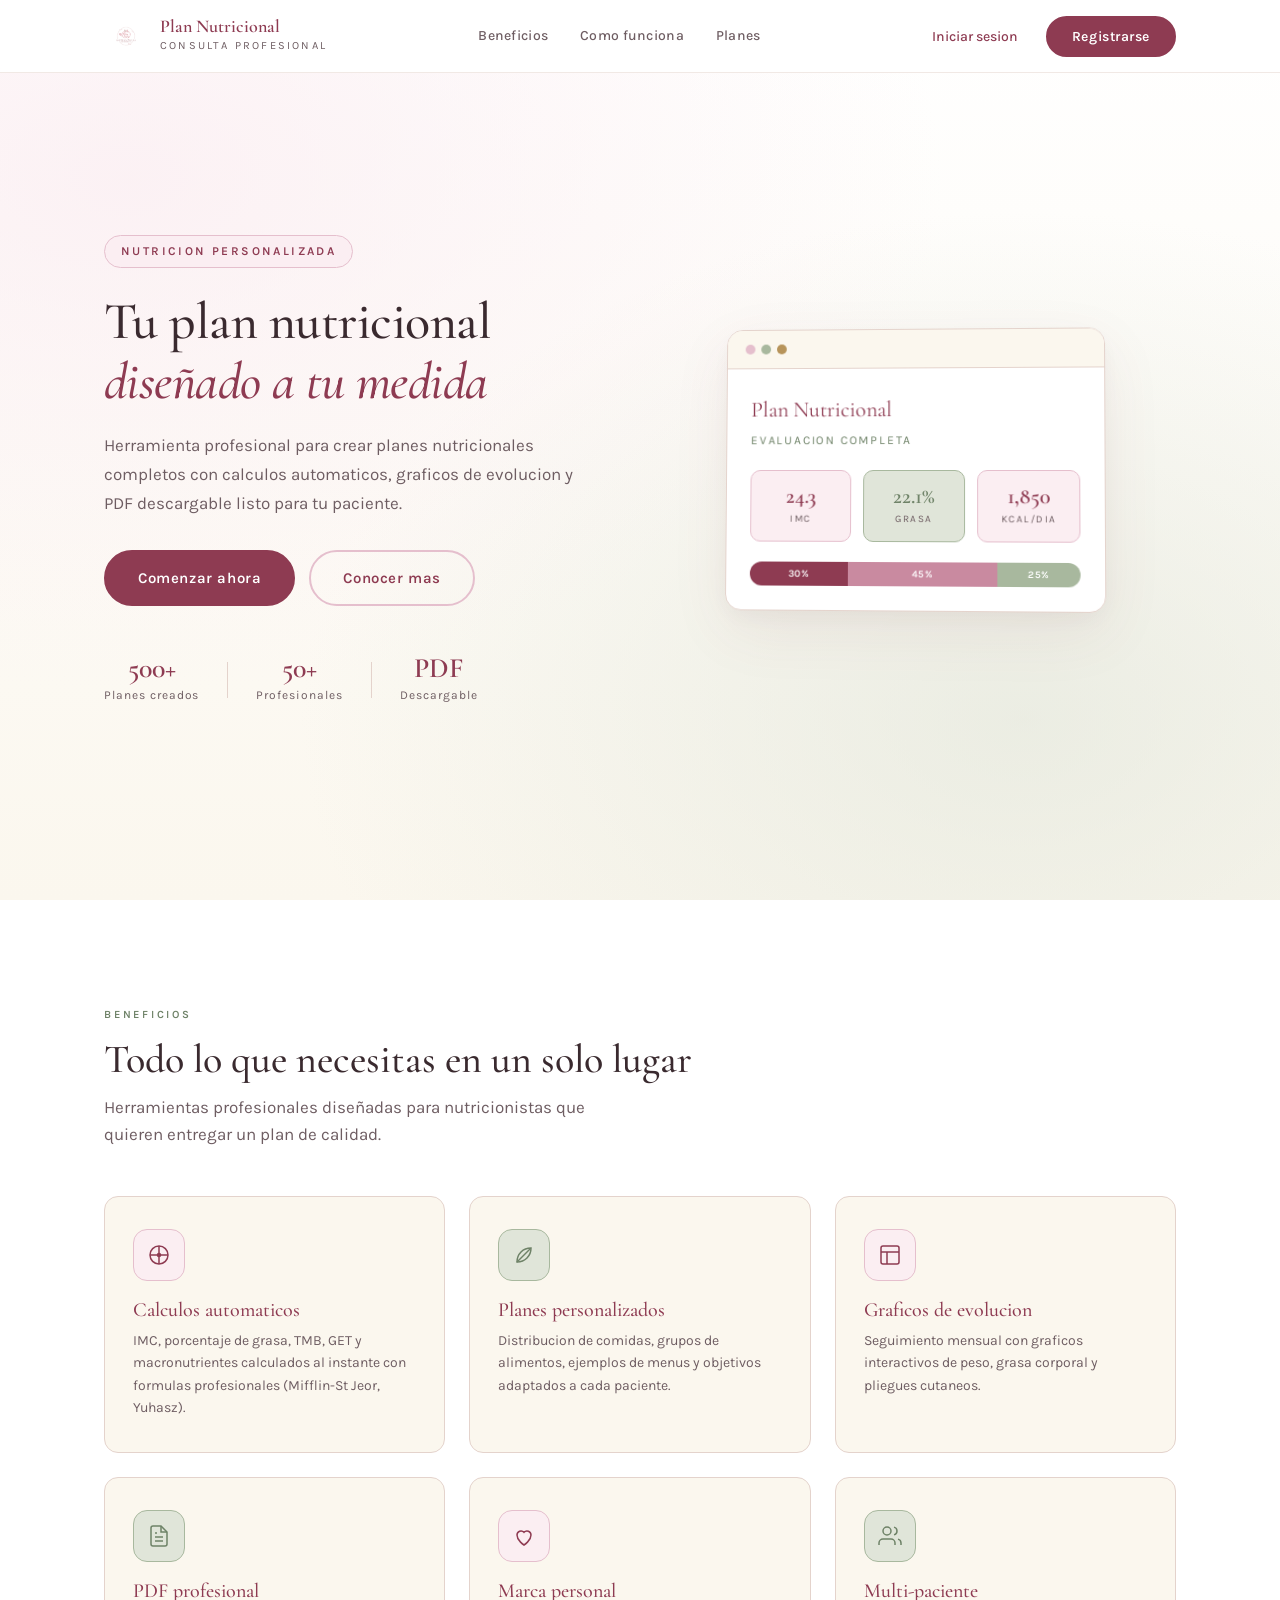
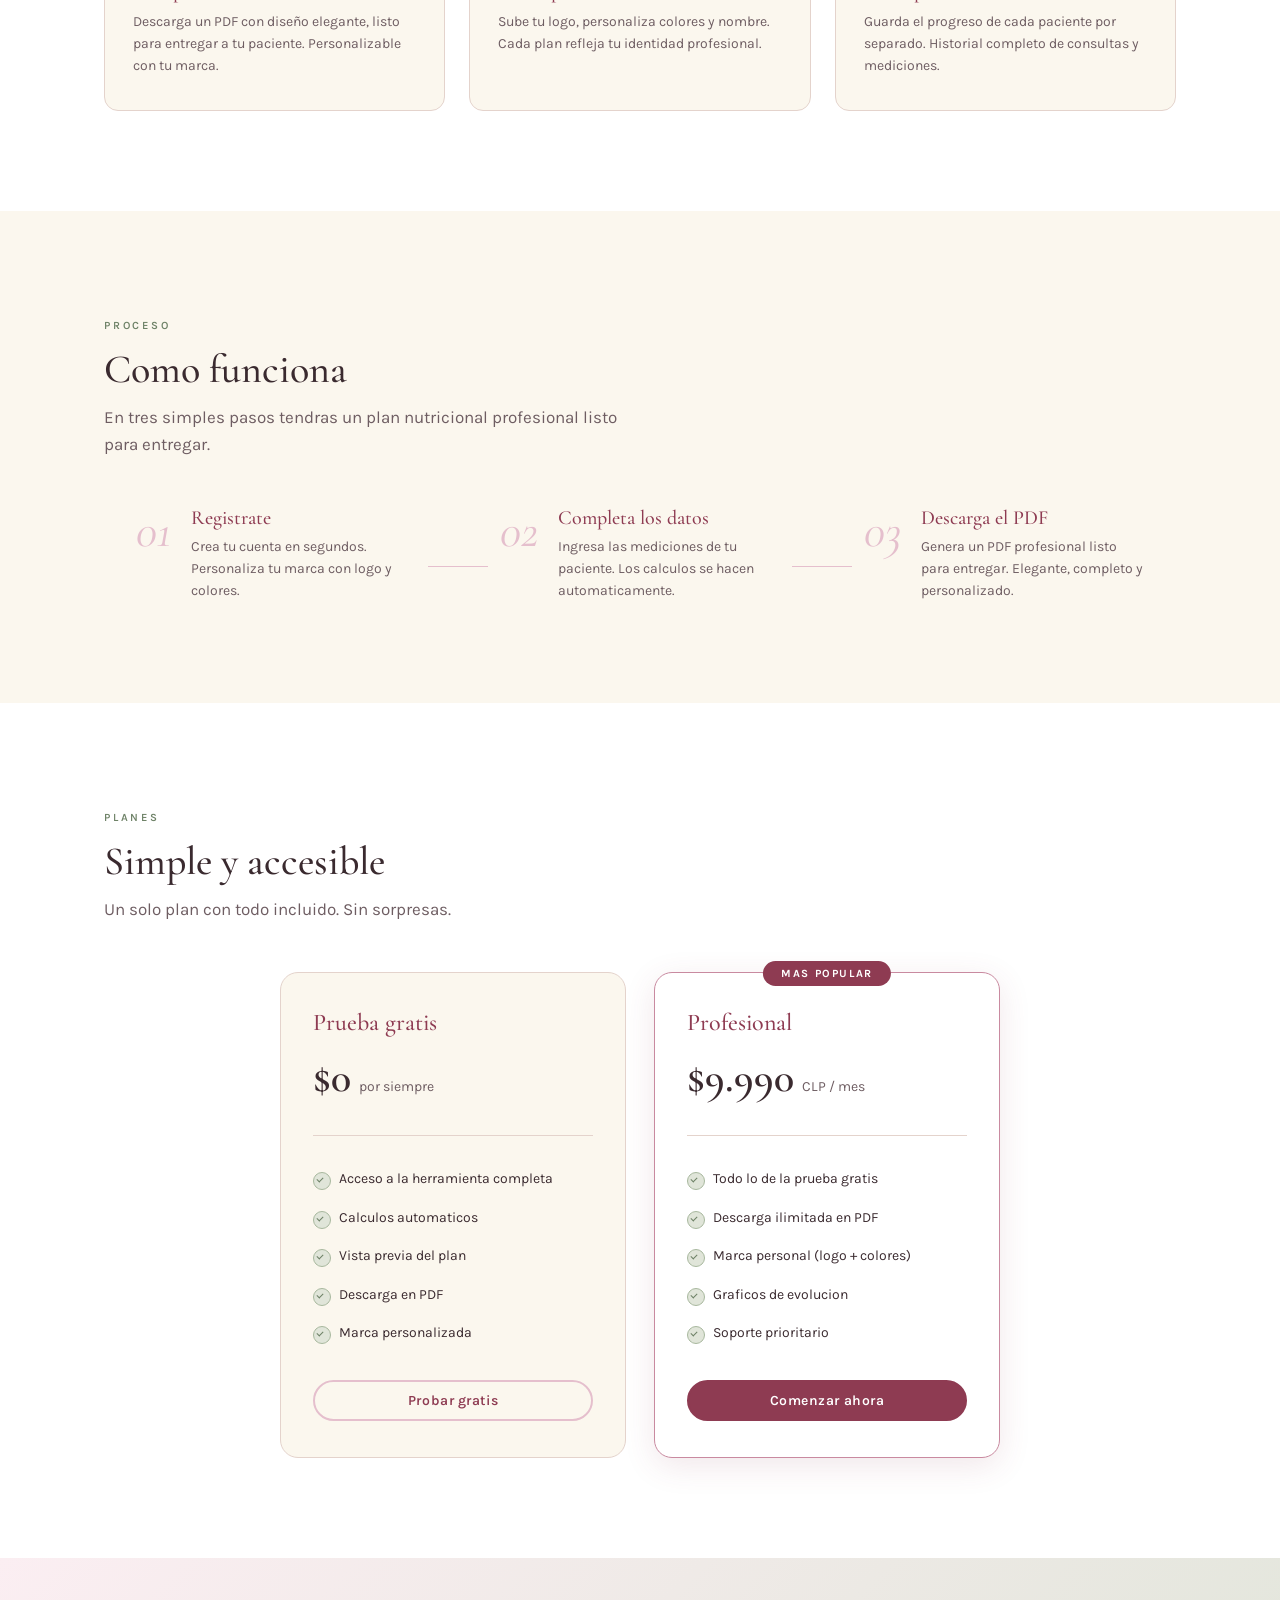
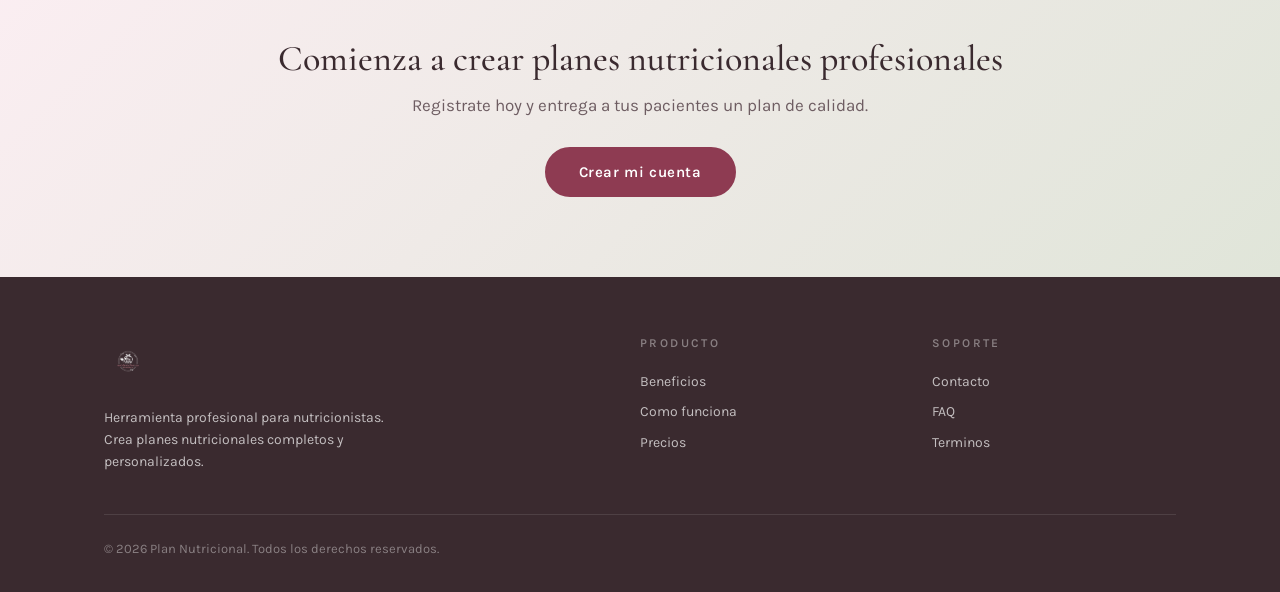
<file: index.html>
<!DOCTYPE html>
<html lang="es">
<head>
<meta charset="UTF-8">
<meta name="viewport" content="width=device-width, initial-scale=1.0">
<title>Plan Nutricional · Consulta Profesional</title>
<link href="https://fonts.googleapis.com/css2?family=Cormorant+Garamond:ital,wght@0,400;0,500;0,600;1,400;1,500&family=Karla:wght@400;500;600;700&display=swap" rel="stylesheet">
<link rel="stylesheet" href="landing.css">
</head>
<body>

<!-- ========== NAVIGATION ========== -->
<nav class="nav" id="nav">
  <div class="nav-inner">
    <a href="#" class="nav-brand">
      <img src="assets/logo-angelica.png" alt="Logo" class="nav-logo">
      <div class="nav-brand-text">
        <span class="nav-name">Plan Nutricional</span>
        <span class="nav-sub">Consulta profesional</span>
      </div>
    </a>
    <div class="nav-links">
      <a href="#features">Beneficios</a>
      <a href="#how">Como funciona</a>
      <a href="#pricing">Planes</a>
    </div>
    <div class="nav-actions">
      <button class="btn-ghost" id="btn-login">Iniciar sesion</button>
      <button class="btn-primary" id="btn-register">Registrarse</button>
    </div>
    <button class="nav-mobile-toggle" id="mobile-toggle" type="button" aria-label="Menu">
      <span></span><span></span><span></span>
    </button>
  </div>
</nav>

<!-- Mobile menu -->
<div class="mobile-menu" id="mobile-menu">
  <a href="#features">Beneficios</a>
  <a href="#how">Como funciona</a>
  <a href="#pricing">Planes</a>
  <hr>
  <button class="btn-ghost" id="btn-login-mobile">Iniciar sesion</button>
  <button class="btn-primary" id="btn-register-mobile">Registrarse</button>
</div>

<!-- ========== HERO ========== -->
<section class="hero">
  <div class="hero-bg"></div>
  <div class="hero-content">
    <span class="hero-badge">Nutricion personalizada</span>
    <h1>Tu plan nutricional<br><em>diseñado a tu medida</em></h1>
    <p class="hero-desc">Herramienta profesional para crear planes nutricionales completos con calculos automaticos, graficos de evolucion y PDF descargable listo para tu paciente.</p>
    <div class="hero-actions">
      <a href="#pricing" class="btn-primary btn-lg">Comenzar ahora</a>
      <a href="#features" class="btn-outline btn-lg">Conocer mas</a>
    </div>
    <div class="hero-stats">
      <div class="stat">
        <span class="stat-num">500+</span>
        <span class="stat-label">Planes creados</span>
      </div>
      <div class="stat-divider"></div>
      <div class="stat">
        <span class="stat-num">50+</span>
        <span class="stat-label">Profesionales</span>
      </div>
      <div class="stat-divider"></div>
      <div class="stat">
        <span class="stat-num">PDF</span>
        <span class="stat-label">Descargable</span>
      </div>
    </div>
  </div>
  <div class="hero-visual">
    <div class="hero-card">
      <div class="hero-card-header">
        <div class="hero-card-dot"></div>
        <div class="hero-card-dot sage"></div>
        <div class="hero-card-dot gold"></div>
      </div>
      <div class="hero-card-body">
        <div class="hero-card-title">Plan Nutricional</div>
        <div class="hero-card-subtitle">Evaluacion completa</div>
        <div class="hero-card-metrics">
          <div class="hero-metric">
            <span class="hero-metric-val">24.3</span>
            <span class="hero-metric-label">IMC</span>
          </div>
          <div class="hero-metric sage">
            <span class="hero-metric-val">22.1%</span>
            <span class="hero-metric-label">Grasa</span>
          </div>
          <div class="hero-metric">
            <span class="hero-metric-val">1,850</span>
            <span class="hero-metric-label">kcal/dia</span>
          </div>
        </div>
        <div class="hero-card-bar">
          <div class="bar-seg prot" style="width:30%">30%</div>
          <div class="bar-seg cho" style="width:45%">45%</div>
          <div class="bar-seg fat" style="width:25%">25%</div>
        </div>
      </div>
    </div>
  </div>
</section>

<!-- ========== FEATURES ========== -->
<section class="features" id="features">
  <div class="container">
    <span class="section-badge">Beneficios</span>
    <h2>Todo lo que necesitas en un solo lugar</h2>
    <p class="section-desc">Herramientas profesionales diseñadas para nutricionistas que quieren entregar un plan de calidad.</p>
    <div class="features-grid">
      <div class="feature-card">
        <div class="feature-icon">
          <svg viewBox="0 0 24 24" fill="none" stroke="currentColor" stroke-width="1.5"><circle cx="12" cy="12" r="9"/><path d="M12 3v18M3 12h18"/><circle cx="12" cy="12" r="1.5" fill="currentColor"/></svg>
        </div>
        <h3>Calculos automaticos</h3>
        <p>IMC, porcentaje de grasa, TMB, GET y macronutrientes calculados al instante con formulas profesionales (Mifflin-St Jeor, Yuhasz).</p>
      </div>
      <div class="feature-card">
        <div class="feature-icon sage">
          <svg viewBox="0 0 24 24" fill="none" stroke="currentColor" stroke-width="1.5"><path d="M5 19c8 0 14-6 14-14-8 0-14 6-14 14z"/><path d="M5 19c4-4 8-8 13-13"/></svg>
        </div>
        <h3>Planes personalizados</h3>
        <p>Distribucion de comidas, grupos de alimentos, ejemplos de menus y objetivos adaptados a cada paciente.</p>
      </div>
      <div class="feature-card">
        <div class="feature-icon">
          <svg viewBox="0 0 24 24" fill="none" stroke="currentColor" stroke-width="1.5"><rect x="3" y="3" width="18" height="18" rx="2"/><path d="M3 9h18"/><path d="M9 21V9"/></svg>
        </div>
        <h3>Graficos de evolucion</h3>
        <p>Seguimiento mensual con graficos interactivos de peso, grasa corporal y pliegues cutaneos.</p>
      </div>
      <div class="feature-card">
        <div class="feature-icon sage">
          <svg viewBox="0 0 24 24" fill="none" stroke="currentColor" stroke-width="1.5"><path d="M14 2H6a2 2 0 0 0-2 2v16a2 2 0 0 0 2 2h12a2 2 0 0 0 2-2V8z"/><path d="M14 2v6h6"/><path d="M16 13H8M16 17H8M10 9H8"/></svg>
        </div>
        <h3>PDF profesional</h3>
        <p>Descarga un PDF con diseño elegante, listo para entregar a tu paciente. Personalizable con tu marca.</p>
      </div>
      <div class="feature-card">
        <div class="feature-icon">
          <svg viewBox="0 0 24 24" fill="none" stroke="currentColor" stroke-width="1.5"><path d="M12 21s-7-4.35-7-10a4 4 0 0 1 7-2.65A4 4 0 0 1 19 11c0 5.65-7 10-7 10z"/></svg>
        </div>
        <h3>Marca personal</h3>
        <p>Sube tu logo, personaliza colores y nombre. Cada plan refleja tu identidad profesional.</p>
      </div>
      <div class="feature-card">
        <div class="feature-icon sage">
          <svg viewBox="0 0 24 24" fill="none" stroke="currentColor" stroke-width="1.5"><path d="M17 21v-2a4 4 0 0 0-4-4H5a4 4 0 0 0-4 4v2"/><circle cx="9" cy="7" r="4"/><path d="M23 21v-2a4 4 0 0 0-3-3.87"/><path d="M16 3.13a4 4 0 0 1 0 7.75"/></svg>
        </div>
        <h3>Multi-paciente</h3>
        <p>Guarda el progreso de cada paciente por separado. Historial completo de consultas y mediciones.</p>
      </div>
    </div>
  </div>
</section>

<!-- ========== HOW IT WORKS ========== -->
<section class="how" id="how">
  <div class="container">
    <span class="section-badge">Proceso</span>
    <h2>Como funciona</h2>
    <p class="section-desc">En tres simples pasos tendras un plan nutricional profesional listo para entregar.</p>
    <div class="steps">
      <div class="step">
        <div class="step-num">01</div>
        <div class="step-content">
          <h3>Registrate</h3>
          <p>Crea tu cuenta en segundos. Personaliza tu marca con logo y colores.</p>
        </div>
      </div>
      <div class="step-connector"></div>
      <div class="step">
        <div class="step-num">02</div>
        <div class="step-content">
          <h3>Completa los datos</h3>
          <p>Ingresa las mediciones de tu paciente. Los calculos se hacen automaticamente.</p>
        </div>
      </div>
      <div class="step-connector"></div>
      <div class="step">
        <div class="step-num">03</div>
        <div class="step-content">
          <h3>Descarga el PDF</h3>
          <p>Genera un PDF profesional listo para entregar. Elegante, completo y personalizado.</p>
        </div>
      </div>
    </div>
  </div>
</section>

<!-- ========== PRICING ========== -->
<section class="pricing" id="pricing">
  <div class="container">
    <span class="section-badge">Planes</span>
    <h2>Simple y accesible</h2>
    <p class="section-desc">Un solo plan con todo incluido. Sin sorpresas.</p>
    <div class="pricing-cards">
      <div class="pricing-card free">
        <div class="pricing-header">
          <h3>Prueba gratis</h3>
          <div class="pricing-price">
            <span class="price-amount">$0</span>
            <span class="price-period">por siempre</span>
          </div>
        </div>
        <ul class="pricing-features">
          <li>Acceso a la herramienta completa</li>
          <li>Calculos automaticos</li>
          <li>Vista previa del plan</li>
          <li>Descarga en PDF</li>
          <li>Marca personalizada</li>
        </ul>
        <button class="btn-outline btn-block" id="btn-free">Probar gratis</button>
      </div>
      <div class="pricing-card pro">
        <div class="pricing-popular">Mas popular</div>
        <div class="pricing-header">
          <h3>Profesional</h3>
          <div class="pricing-price">
            <span class="price-amount">$9.990</span>
            <span class="price-period">CLP / mes</span>
          </div>
        </div>
        <ul class="pricing-features">
          <li>Todo lo de la prueba gratis</li>
          <li>Descarga ilimitada en PDF</li>
          <li>Marca personal (logo + colores)</li>
          <li>Graficos de evolucion</li>
          <li>Soporte prioritario</li>
        </ul>
        <button class="btn-primary btn-block" id="btn-pro">Comenzar ahora</button>
      </div>
    </div>
  </div>
</section>

<!-- ========== CTA ========== -->
<section class="cta">
  <div class="container">
    <h2>Comienza a crear planes nutricionales profesionales</h2>
    <p>Registrate hoy y entrega a tus pacientes un plan de calidad.</p>
    <button class="btn-primary btn-lg" id="btn-cta">Crear mi cuenta</button>
  </div>
</section>

<!-- ========== FOOTER ========== -->
<footer class="footer">
  <div class="container">
    <div class="footer-grid">
      <div class="footer-brand">
        <img src="assets/logo-angelica.png" alt="Logo" class="footer-logo">
        <p>Herramienta profesional para nutricionistas. Crea planes nutricionales completos y personalizados.</p>
      </div>
      <div class="footer-links">
        <h4>Producto</h4>
        <a href="#features">Beneficios</a>
        <a href="#how">Como funciona</a>
        <a href="#pricing">Precios</a>
      </div>
      <div class="footer-links">
        <h4>Soporte</h4>
        <a href="#">Contacto</a>
        <a href="#">FAQ</a>
        <a href="#">Terminos</a>
      </div>
    </div>
    <div class="footer-bottom">
      <span>&copy; 2026 Plan Nutricional. Todos los derechos reservados.</span>
    </div>
  </div>
</footer>

<!-- ========== AUTH MODAL ========== -->
<div class="modal-overlay" id="auth-modal">
  <div class="modal">
    <button class="modal-close" id="modal-close" type="button">&times;</button>
    <div class="modal-tabs">
      <button class="modal-tab active" data-tab="register">Registrarse</button>
      <button class="modal-tab" data-tab="login">Iniciar sesion</button>
    </div>

    <!-- Register form -->
    <form class="modal-form" id="form-register">
      <div class="form-group">
        <label for="reg-name">Nombre completo</label>
        <input type="text" id="reg-name" placeholder="Tu nombre" required>
      </div>
      <div class="form-group">
        <label for="reg-email">Correo electronico</label>
        <input type="email" id="reg-email" placeholder="tu@email.com" required>
      </div>
      <div class="form-group">
        <label for="reg-password">Contrasena</label>
        <input type="password" id="reg-password" placeholder="Min. 6 caracteres" minlength="6" required>
      </div>
      <button type="submit" class="btn-primary btn-block">Crear cuenta</button>
      <p class="form-note">Al registrarte aceptas nuestros terminos de servicio.</p>
    </form>

    <!-- Login form -->
    <form class="modal-form" id="form-login" style="display:none;">
      <div class="form-group">
        <label for="login-email">Correo electronico</label>
        <input type="email" id="login-email" placeholder="tu@email.com" required>
      </div>
      <div class="form-group">
        <label for="login-password">Contrasena</label>
        <input type="password" id="login-password" placeholder="Tu contrasena" required>
      </div>
      <button type="submit" class="btn-primary btn-block">Iniciar sesion</button>
    </form>
  </div>
</div>

<!-- User bar (shown when logged in) -->
<div class="user-bar" id="user-bar" style="display:none;">
  <span class="user-name" id="user-display-name"></span>
  <button class="btn-ghost btn-sm" id="btn-logout">Cerrar sesion</button>
</div>

<script src="landing.js"></script>
</body>
</html>
</file>
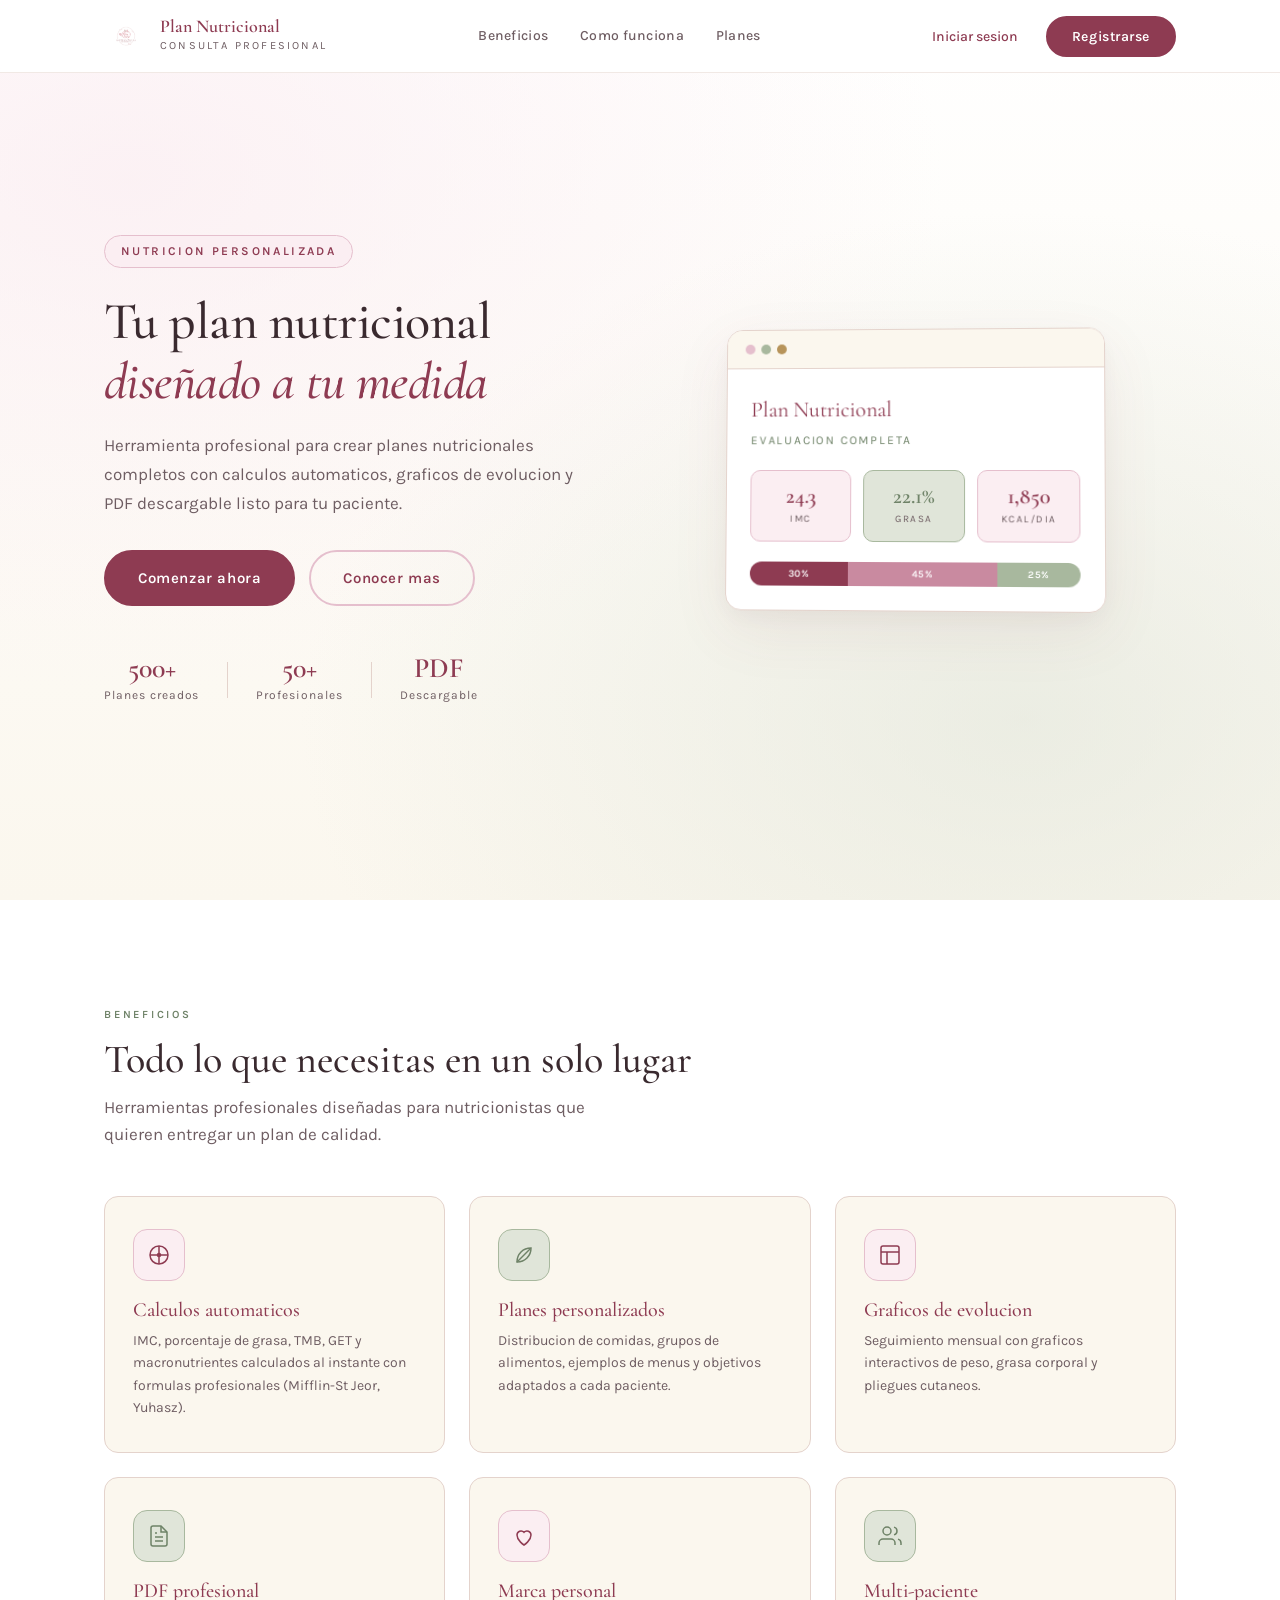
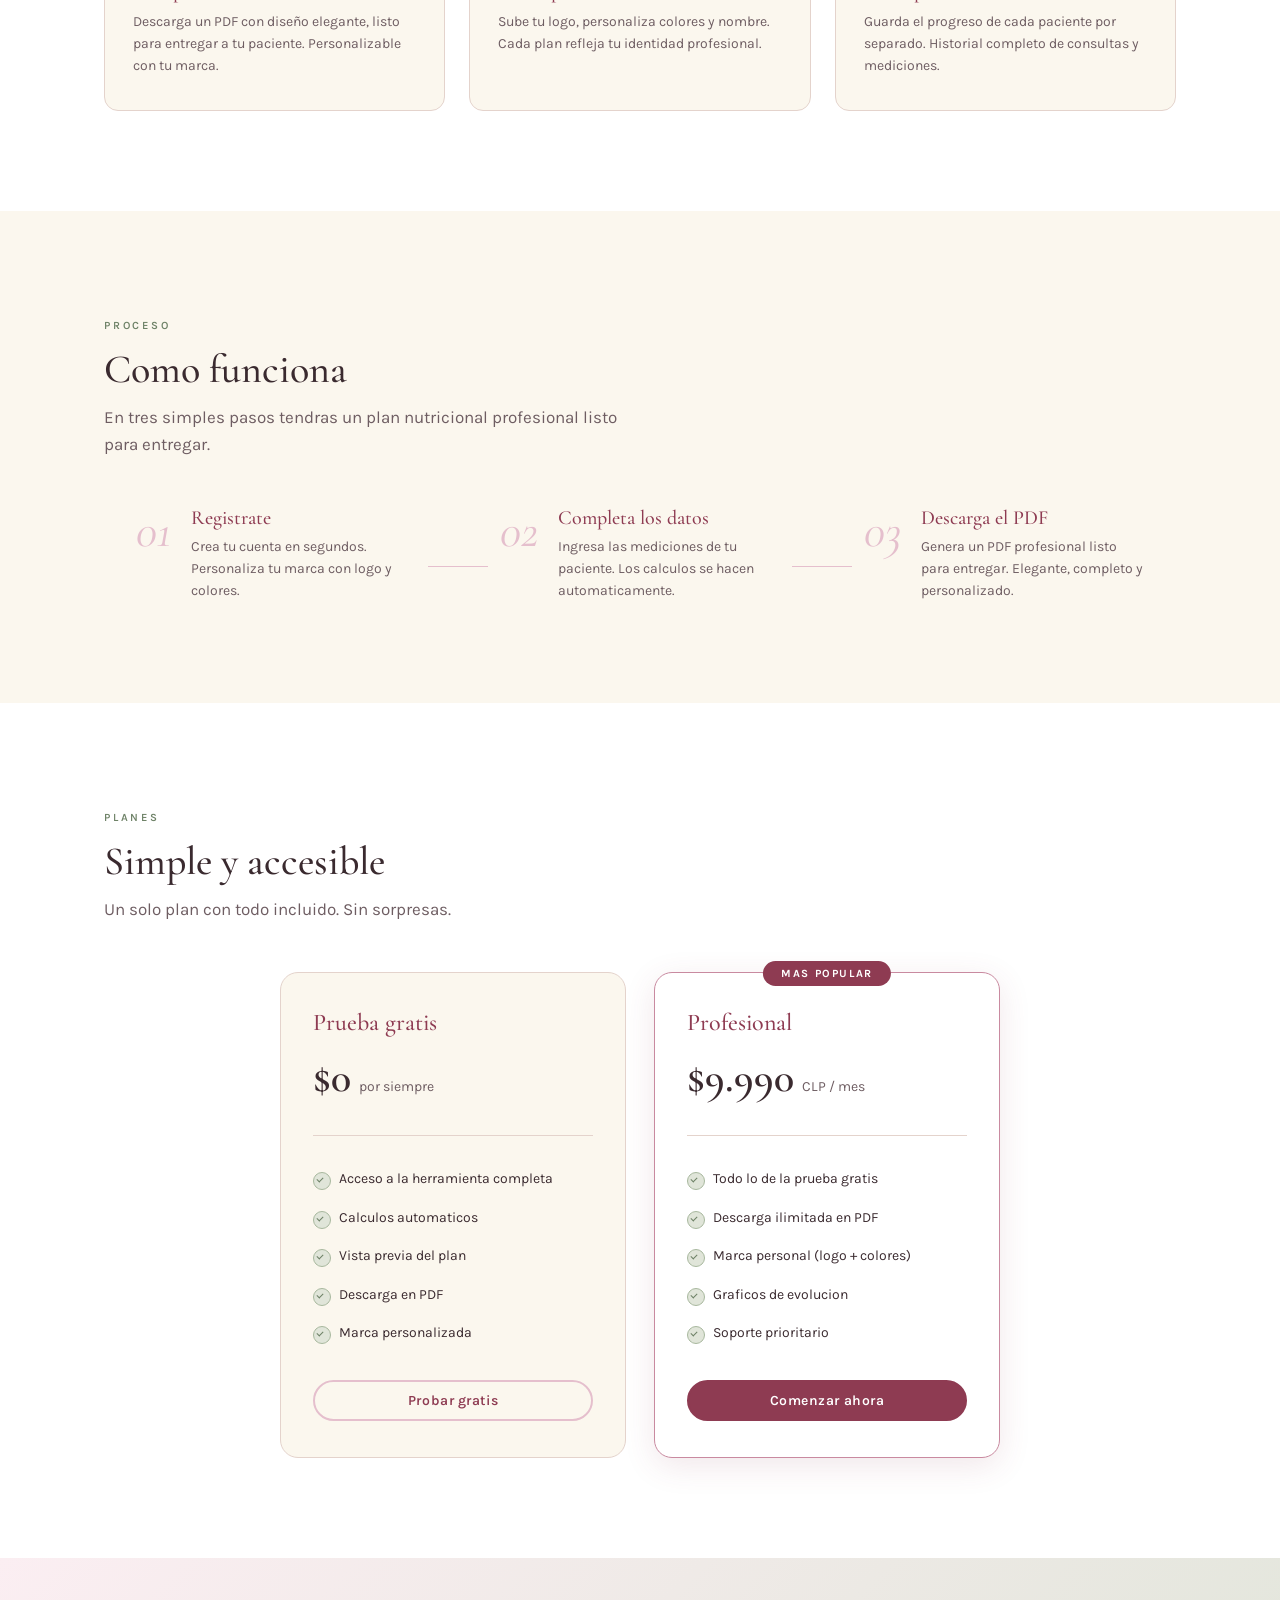
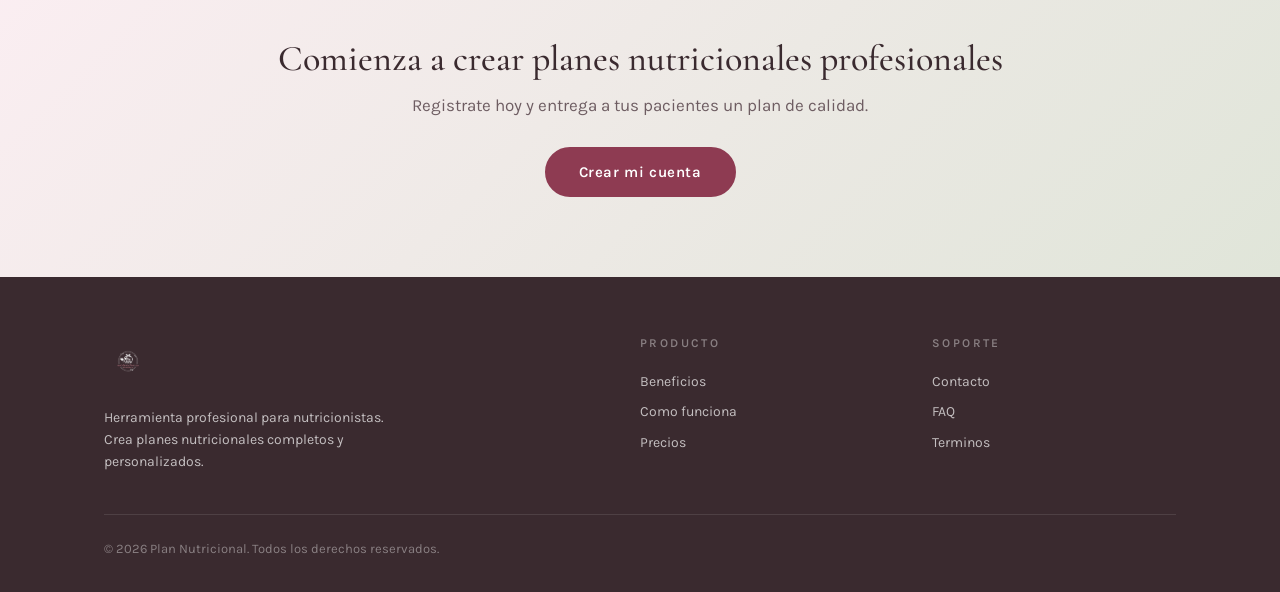
<file: app.html>
<!DOCTYPE html>
<html lang="es">
<head>
<meta charset="UTF-8">
<meta name="viewport" content="width=device-width, initial-scale=1.0">
<title>Plataforma · Plan Nutricional</title>
<link href="https://fonts.googleapis.com/css2?family=Cormorant+Garamond:ital,wght@0,400;0,500;0,600;1,400;1,500&family=Karla:wght@400;500;600;700&display=swap" rel="stylesheet">
<link rel="stylesheet" href="app.css">
</head>
<body>

<!-- ===== Sidebar ===== -->
<aside class="sidebar" id="sidebar">
  <a href="#dashboard" class="side-brand">
    <img src="assets/logo-angelica.png" alt="Logo" class="side-logo">
    <div class="side-brand-text">
      <span class="side-name" id="brand-name">Plan Nutricional</span>
      <span class="side-sub">Plataforma profesional</span>
    </div>
  </a>

  <nav class="side-nav">
    <a href="#dashboard" data-route="dashboard" class="side-link">
      <svg viewBox="0 0 24 24" class="side-ico"><path d="M3 13h8V3H3v10zm0 8h8v-6H3v6zm10 0h8V11h-8v10zm0-18v6h8V3h-8z"/></svg>
      <span>Inicio</span>
    </a>
    <a href="#clientes" data-route="clientes" class="side-link">
      <svg viewBox="0 0 24 24" class="side-ico"><path d="M16 11c1.66 0 2.99-1.34 2.99-3S17.66 5 16 5c-1.66 0-3 1.34-3 3s1.34 3 3 3zm-8 0c1.66 0 2.99-1.34 2.99-3S9.66 5 8 5C6.34 5 5 6.34 5 8s1.34 3 3 3zm0 2c-2.33 0-7 1.17-7 3.5V19h14v-2.5c0-2.33-4.67-3.5-7-3.5zm8 0c-.29 0-.62.02-.97.05 1.16.84 1.97 1.97 1.97 3.45V19h6v-2.5c0-2.33-4.67-3.5-7-3.5z"/></svg>
      <span>Clientes</span>
    </a>
    <a href="#agenda" data-route="agenda" class="side-link">
      <svg viewBox="0 0 24 24" class="side-ico"><path d="M19 4h-1V2h-2v2H8V2H6v2H5c-1.11 0-1.99.9-1.99 2L3 20a2 2 0 0 0 2 2h14c1.1 0 2-.9 2-2V6c0-1.1-.9-2-2-2zm0 16H5V10h14v10zM9 14H7v-2h2v2zm4 0h-2v-2h2v2zm4 0h-2v-2h2v2z"/></svg>
      <span>Agenda</span>
    </a>
    <a href="plan.html" class="side-link" id="link-nuevo-plan">
      <svg viewBox="0 0 24 24" class="side-ico"><path d="M14 2H6c-1.1 0-1.99.9-1.99 2L4 20c0 1.1.89 2 1.99 2H18c1.1 0 2-.9 2-2V8l-6-6zm2 14h-3v3h-2v-3H8v-2h3v-3h2v3h3v2zm-3-7V3.5L18.5 9H13z"/></svg>
      <span>Crear plan</span>
    </a>
  </nav>

  <div class="side-foot">
    <div class="side-user">
      <div class="side-avatar" id="user-avatar">N</div>
      <div class="side-user-text">
        <span class="side-user-name" id="user-name">Nutricionista</span>
        <span class="side-user-mail" id="user-mail"></span>
      </div>
    </div>
    <button class="side-logout" id="btn-logout" type="button">Cerrar sesión</button>
  </div>
</aside>

<!-- Botón menú móvil -->
<button class="mobile-burger" id="mobile-burger" type="button" aria-label="Menú">
  <span></span><span></span><span></span>
</button>
<div class="sidebar-backdrop" id="sidebar-backdrop"></div>

<!-- ===== Contenido ===== -->
<main class="content" id="view">
  <!-- platform.js inyecta cada vista aquí -->
</main>

<!-- ===== Modal genérico ===== -->
<div class="modal-overlay" id="modal">
  <div class="modal-card" id="modal-card">
    <button class="modal-x" id="modal-x" type="button" aria-label="Cerrar">×</button>
    <div id="modal-body"><!-- contenido dinámico --></div>
  </div>
</div>

<!-- ===== Toast ===== -->
<div class="toast-wrap" id="toast-wrap"></div>

<script src="store.js"></script>
<script src="platform.js"></script>
</body>
</html>
</file>
<file: landing.css>
/* ============================================
   Landing Page — Plan Nutricional
   Modern · Clean · Brand-consistent
   ============================================ */

:root {
  --rose-deep:   #8E3B52;
  --rose:        #C98AA0;
  --rose-soft:   #E5BFCD;
  --rose-mist:   #F4DDE5;
  --rose-blush:  #FBEEF2;
  --sage:        #A8B89E;
  --sage-deep:   #6E8267;
  --sage-mist:   #E0E5D9;
  --cream:       #F8F2E7;
  --paper:       #FBF7EE;
  --paper-deep:  #F1E9D8;
  --ink:         #3A2A2F;
  --ink-soft:    #6E5D62;
  --line:        #E4D3CC;
  --gold:        #B7945A;
  --white:       #FFFFFF;
}

* { box-sizing: border-box; margin: 0; padding: 0; }

html {
  scroll-behavior: smooth;
}

body {
  font-family: 'Karla', 'Helvetica Neue', Helvetica, Arial, sans-serif;
  font-size: 16px;
  line-height: 1.6;
  color: var(--ink);
  background: var(--white);
  -webkit-font-smoothing: antialiased;
  overflow-x: hidden;
}

h1, h2, h3, h4 {
  font-family: 'Cormorant Garamond', 'Times New Roman', serif;
  font-weight: 500;
  line-height: 1.15;
}

.container {
  max-width: 1120px;
  margin: 0 auto;
  padding: 0 24px;
}

/* ========== BUTTONS ========== */
.btn-primary {
  display: inline-flex;
  align-items: center;
  justify-content: center;
  background: var(--rose-deep);
  color: var(--white);
  border: 2px solid var(--rose-deep);
  border-radius: 999px;
  padding: 10px 24px;
  font-family: 'Karla', sans-serif;
  font-size: 14px;
  font-weight: 600;
  letter-spacing: 0.04em;
  cursor: pointer;
  transition: all 0.2s;
  text-decoration: none;
}
.btn-primary:hover {
  background: #732e42;
  border-color: #732e42;
  transform: translateY(-1px);
  box-shadow: 0 4px 16px rgba(142, 59, 82, 0.3);
}

.btn-ghost {
  display: inline-flex;
  align-items: center;
  justify-content: center;
  background: transparent;
  color: var(--rose-deep);
  border: none;
  border-radius: 999px;
  padding: 10px 20px;
  font-family: 'Karla', sans-serif;
  font-size: 14px;
  font-weight: 500;
  cursor: pointer;
  transition: all 0.2s;
  text-decoration: none;
}
.btn-ghost:hover { background: var(--rose-blush); }

.btn-outline {
  display: inline-flex;
  align-items: center;
  justify-content: center;
  background: transparent;
  color: var(--rose-deep);
  border: 2px solid var(--rose-soft);
  border-radius: 999px;
  padding: 10px 24px;
  font-family: 'Karla', sans-serif;
  font-size: 14px;
  font-weight: 600;
  letter-spacing: 0.04em;
  cursor: pointer;
  transition: all 0.2s;
  text-decoration: none;
}
.btn-outline:hover {
  border-color: var(--rose-deep);
  background: var(--rose-blush);
}

.btn-lg { padding: 14px 32px; font-size: 15px; }
.btn-sm { padding: 6px 14px; font-size: 13px; }
.btn-block { width: 100%; }

/* ========== NAVIGATION ========== */
.nav {
  position: fixed;
  top: 0;
  left: 0;
  right: 0;
  z-index: 100;
  background: rgba(255,255,255,0.92);
  backdrop-filter: blur(12px);
  border-bottom: 1px solid rgba(228,211,204,0.5);
  transition: box-shadow 0.3s;
}
.nav.scrolled {
  box-shadow: 0 4px 20px rgba(60,20,35,0.08);
}
.nav-inner {
  max-width: 1120px;
  margin: 0 auto;
  padding: 0 24px;
  height: 72px;
  display: flex;
  align-items: center;
  justify-content: space-between;
}
.nav-brand {
  display: flex;
  align-items: center;
  gap: 12px;
  text-decoration: none;
}
.nav-logo {
  height: 44px;
  width: auto;
}
.nav-brand-text {
  display: flex;
  flex-direction: column;
}
.nav-name {
  font-family: 'Cormorant Garamond', serif;
  font-size: 18px;
  color: var(--rose-deep);
  font-weight: 600;
  line-height: 1.1;
}
.nav-sub {
  font-size: 11px;
  letter-spacing: 0.2em;
  text-transform: uppercase;
  color: var(--ink-soft);
}
.nav-links {
  display: flex;
  gap: 32px;
}
.nav-links a {
  text-decoration: none;
  color: var(--ink-soft);
  font-size: 14px;
  font-weight: 500;
  letter-spacing: 0.02em;
  transition: color 0.2s;
}
.nav-links a:hover { color: var(--rose-deep); }
.nav-actions {
  display: flex;
  gap: 8px;
  align-items: center;
}
.nav-mobile-toggle {
  display: none;
  flex-direction: column;
  gap: 5px;
  background: none;
  border: none;
  cursor: pointer;
  padding: 8px;
}
.nav-mobile-toggle span {
  display: block;
  width: 22px;
  height: 2px;
  background: var(--ink);
  border-radius: 2px;
  transition: all 0.3s;
}
.mobile-menu {
  display: none;
  position: fixed;
  top: 72px;
  left: 0;
  right: 0;
  background: var(--white);
  border-bottom: 1px solid var(--line);
  padding: 20px 24px;
  z-index: 99;
  flex-direction: column;
  gap: 12px;
  box-shadow: 0 8px 24px rgba(0,0,0,0.08);
}
.mobile-menu.open { display: flex; }
.mobile-menu a {
  text-decoration: none;
  color: var(--ink);
  font-size: 16px;
  padding: 8px 0;
}
.mobile-menu hr {
  border: none;
  border-top: 1px solid var(--line);
  margin: 4px 0;
}

/* ========== HERO ========== */
.hero {
  min-height: 100vh;
  display: flex;
  align-items: center;
  padding: 120px 24px 80px;
  max-width: 1120px;
  margin: 0 auto;
  gap: 60px;
  position: relative;
}
.hero-bg {
  position: fixed;
  top: 0;
  left: 0;
  right: 0;
  height: 100vh;
  background:
    radial-gradient(ellipse at 10% 20%, rgba(251,238,242,0.8) 0%, transparent 50%),
    radial-gradient(ellipse at 80% 80%, rgba(224,229,217,0.6) 0%, transparent 50%),
    linear-gradient(180deg, var(--white) 0%, var(--paper) 100%);
  z-index: -1;
  pointer-events: none;
}
.hero-content {
  flex: 1;
  max-width: 560px;
}
.hero-badge {
  display: inline-block;
  background: var(--rose-blush);
  color: var(--rose-deep);
  font-size: 12px;
  font-weight: 600;
  letter-spacing: 0.2em;
  text-transform: uppercase;
  padding: 6px 16px;
  border-radius: 999px;
  border: 1px solid var(--rose-soft);
  margin-bottom: 24px;
}
.hero h1 {
  font-size: 52px;
  color: var(--ink);
  margin-bottom: 20px;
  letter-spacing: -0.01em;
}
.hero h1 em {
  color: var(--rose-deep);
  font-style: italic;
}
.hero-desc {
  font-size: 17px;
  color: var(--ink-soft);
  line-height: 1.7;
  margin-bottom: 32px;
  max-width: 480px;
}
.hero-actions {
  display: flex;
  gap: 14px;
  margin-bottom: 48px;
}
.hero-stats {
  display: flex;
  align-items: center;
  gap: 28px;
}
.stat { text-align: center; }
.stat-num {
  display: block;
  font-family: 'Cormorant Garamond', serif;
  font-size: 28px;
  color: var(--rose-deep);
  font-weight: 600;
  line-height: 1;
}
.stat-label {
  display: block;
  font-size: 12px;
  color: var(--ink-soft);
  letter-spacing: 0.08em;
  margin-top: 4px;
}
.stat-divider {
  width: 1px;
  height: 36px;
  background: var(--line);
}

/* Hero visual card */
.hero-visual {
  flex: 0 0 380px;
}
.hero-card {
  background: var(--white);
  border: 1px solid var(--line);
  border-radius: 16px;
  overflow: hidden;
  box-shadow:
    0 20px 60px rgba(142,59,82,0.08),
    0 8px 24px rgba(0,0,0,0.04);
  transform: perspective(1000px) rotateY(-3deg) rotateX(2deg);
  transition: transform 0.3s;
}
.hero-card:hover {
  transform: perspective(1000px) rotateY(0deg) rotateX(0deg);
}
.hero-card-header {
  display: flex;
  gap: 6px;
  padding: 14px 18px;
  background: var(--paper);
  border-bottom: 1px solid var(--line);
}
.hero-card-dot {
  width: 10px;
  height: 10px;
  border-radius: 50%;
  background: var(--rose-soft);
}
.hero-card-dot.sage { background: var(--sage); }
.hero-card-dot.gold { background: var(--gold); }
.hero-card-body {
  padding: 24px;
}
.hero-card-title {
  font-family: 'Cormorant Garamond', serif;
  font-size: 22px;
  color: var(--rose-deep);
  margin-bottom: 4px;
}
.hero-card-subtitle {
  font-size: 12px;
  letter-spacing: 0.15em;
  text-transform: uppercase;
  color: var(--sage-deep);
  margin-bottom: 20px;
}
.hero-card-metrics {
  display: grid;
  grid-template-columns: repeat(3, 1fr);
  gap: 12px;
  margin-bottom: 20px;
}
.hero-metric {
  background: var(--rose-blush);
  border: 1px solid var(--rose-soft);
  border-radius: 10px;
  padding: 14px 10px;
  text-align: center;
}
.hero-metric.sage {
  background: var(--sage-mist);
  border-color: var(--sage);
}
.hero-metric-val {
  display: block;
  font-family: 'Cormorant Garamond', serif;
  font-size: 22px;
  color: var(--rose-deep);
  font-weight: 600;
  line-height: 1;
}
.hero-metric.sage .hero-metric-val { color: var(--sage-deep); }
.hero-metric-label {
  display: block;
  font-size: 10px;
  letter-spacing: 0.15em;
  text-transform: uppercase;
  color: var(--ink-soft);
  margin-top: 4px;
}
.hero-card-bar {
  display: flex;
  border-radius: 999px;
  overflow: hidden;
  height: 24px;
}
.bar-seg {
  display: flex;
  align-items: center;
  justify-content: center;
  font-size: 10px;
  color: var(--white);
  font-weight: 600;
  letter-spacing: 0.05em;
}
.bar-seg.prot { background: var(--rose-deep); }
.bar-seg.cho { background: var(--rose); }
.bar-seg.fat { background: var(--sage); }

/* ========== SECTIONS COMMON ========== */
.section-badge {
  display: inline-block;
  font-size: 11px;
  font-weight: 600;
  letter-spacing: 0.25em;
  text-transform: uppercase;
  color: var(--sage-deep);
  margin-bottom: 12px;
}
section h2 {
  font-size: 40px;
  color: var(--ink);
  margin-bottom: 12px;
}
.section-desc {
  font-size: 17px;
  color: var(--ink-soft);
  max-width: 520px;
  margin-bottom: 48px;
}

/* ========== FEATURES ========== */
.features {
  padding: 100px 0;
  background: var(--white);
}
.features-grid {
  display: grid;
  grid-template-columns: repeat(3, 1fr);
  gap: 24px;
}
.feature-card {
  background: var(--paper);
  border: 1px solid var(--line);
  border-radius: 14px;
  padding: 32px 28px;
  transition: all 0.25s;
}
.feature-card:hover {
  transform: translateY(-4px);
  box-shadow: 0 12px 36px rgba(142,59,82,0.08);
  border-color: var(--rose-soft);
}
.feature-icon {
  width: 52px;
  height: 52px;
  border-radius: 14px;
  background: var(--rose-blush);
  border: 1px solid var(--rose-soft);
  display: flex;
  align-items: center;
  justify-content: center;
  margin-bottom: 18px;
  color: var(--rose-deep);
}
.feature-icon.sage {
  background: var(--sage-mist);
  border-color: var(--sage);
  color: var(--sage-deep);
}
.feature-icon svg {
  width: 24px;
  height: 24px;
}
.feature-card h3 {
  font-size: 20px;
  color: var(--rose-deep);
  margin-bottom: 8px;
}
.feature-card p {
  font-size: 14px;
  color: var(--ink-soft);
  line-height: 1.6;
}

/* ========== HOW IT WORKS ========== */
.how {
  padding: 100px 0;
  background: var(--paper);
}
.steps {
  display: flex;
  align-items: center;
  justify-content: center;
  gap: 0;
}
.step {
  display: flex;
  align-items: flex-start;
  gap: 20px;
  max-width: 280px;
}
.step-num {
  font-family: 'Cormorant Garamond', serif;
  font-size: 48px;
  color: var(--rose-soft);
  font-style: italic;
  line-height: 1;
  flex-shrink: 0;
}
.step-content h3 {
  font-size: 20px;
  color: var(--rose-deep);
  margin-bottom: 6px;
}
.step-content p {
  font-size: 14px;
  color: var(--ink-soft);
}
.step-connector {
  width: 60px;
  height: 1px;
  background: var(--rose-soft);
  flex-shrink: 0;
  margin: 0 12px;
  margin-top: 24px;
}

/* ========== PRICING ========== */
.pricing {
  padding: 100px 0;
  background: var(--white);
}
.pricing-cards {
  display: grid;
  grid-template-columns: repeat(2, 1fr);
  gap: 28px;
  max-width: 720px;
  margin: 0 auto;
}
.pricing-card {
  background: var(--paper);
  border: 1px solid var(--line);
  border-radius: 18px;
  padding: 36px 32px;
  position: relative;
  transition: all 0.25s;
}
.pricing-card:hover {
  transform: translateY(-4px);
  box-shadow: 0 16px 48px rgba(142,59,82,0.1);
}
.pricing-card.pro {
  background: var(--white);
  border-color: var(--rose);
  box-shadow: 0 8px 32px rgba(142,59,82,0.12);
}
.pricing-popular {
  position: absolute;
  top: -12px;
  left: 50%;
  transform: translateX(-50%);
  background: var(--rose-deep);
  color: var(--white);
  font-size: 11px;
  font-weight: 700;
  letter-spacing: 0.15em;
  text-transform: uppercase;
  padding: 4px 18px;
  border-radius: 999px;
}
.pricing-header {
  margin-bottom: 24px;
  padding-bottom: 24px;
  border-bottom: 1px solid var(--line);
}
.pricing-header h3 {
  font-size: 24px;
  color: var(--rose-deep);
  margin-bottom: 8px;
}
.price-amount {
  font-family: 'Cormorant Garamond', serif;
  font-size: 42px;
  color: var(--ink);
  font-weight: 600;
}
.price-period {
  font-size: 14px;
  color: var(--ink-soft);
  margin-left: 4px;
}
.pricing-features {
  list-style: none;
  margin-bottom: 28px;
}
.pricing-features li {
  padding: 8px 0;
  font-size: 14px;
  color: var(--ink);
  position: relative;
  padding-left: 26px;
}
.pricing-features li::before {
  content: "";
  position: absolute;
  left: 0;
  top: 12px;
  width: 16px;
  height: 16px;
  border-radius: 50%;
  background: var(--sage-mist);
  border: 1px solid var(--sage);
}
.pricing-features li::after {
  content: "";
  position: absolute;
  left: 4px;
  top: 17px;
  width: 5px;
  height: 3px;
  border-left: 1.5px solid var(--sage-deep);
  border-bottom: 1.5px solid var(--sage-deep);
  transform: rotate(-45deg);
}
.pricing-features li.disabled {
  color: var(--ink-soft);
  opacity: 0.5;
}
.pricing-features li.disabled::before {
  background: var(--paper-deep);
  border-color: var(--line);
}
.pricing-features li.disabled::after {
  display: none;
}

/* ========== CTA ========== */
.cta {
  padding: 80px 0;
  background: linear-gradient(135deg, var(--rose-blush) 0%, var(--sage-mist) 100%);
  text-align: center;
}
.cta h2 {
  font-size: 36px;
  color: var(--ink);
  margin-bottom: 12px;
}
.cta p {
  font-size: 17px;
  color: var(--ink-soft);
  margin-bottom: 28px;
}

/* ========== FOOTER ========== */
.footer {
  padding: 60px 0 32px;
  background: var(--ink);
  color: rgba(255,255,255,0.7);
}
.footer-grid {
  display: grid;
  grid-template-columns: 2fr 1fr 1fr;
  gap: 48px;
  margin-bottom: 40px;
}
.footer-logo {
  height: 48px;
  width: auto;
  margin-bottom: 14px;
  filter: brightness(1.8);
}
.footer-brand p {
  font-size: 14px;
  line-height: 1.6;
  max-width: 280px;
}
.footer-links h4 {
  font-family: 'Karla', sans-serif;
  font-size: 12px;
  letter-spacing: 0.2em;
  text-transform: uppercase;
  color: rgba(255,255,255,0.4);
  margin-bottom: 16px;
  font-weight: 600;
}
.footer-links a {
  display: block;
  color: rgba(255,255,255,0.7);
  text-decoration: none;
  font-size: 14px;
  padding: 4px 0;
  transition: color 0.2s;
}
.footer-links a:hover { color: var(--white); }
.footer-bottom {
  padding-top: 24px;
  border-top: 1px solid rgba(255,255,255,0.1);
  font-size: 13px;
  color: rgba(255,255,255,0.4);
}

/* ========== AUTH MODAL ========== */
.modal-overlay {
  position: fixed;
  inset: 0;
  background: rgba(58,42,47,0.5);
  backdrop-filter: blur(6px);
  z-index: 200;
  display: none;
  align-items: center;
  justify-content: center;
  padding: 24px;
}
.modal-overlay.open { display: flex; }

.modal {
  background: var(--white);
  border-radius: 18px;
  padding: 36px;
  width: 100%;
  max-width: 420px;
  position: relative;
  box-shadow: 0 24px 72px rgba(0,0,0,0.2);
  animation: modal-in 0.25s ease-out;
}
@keyframes modal-in {
  from { opacity: 0; transform: translateY(20px) scale(0.97); }
  to { opacity: 1; transform: translateY(0) scale(1); }
}
.modal-close {
  position: absolute;
  top: 16px;
  right: 16px;
  background: none;
  border: none;
  font-size: 28px;
  color: var(--ink-soft);
  cursor: pointer;
  line-height: 1;
  padding: 4px;
}
.modal-close:hover { color: var(--rose-deep); }

.modal-tabs {
  display: flex;
  gap: 0;
  margin-bottom: 28px;
  border-bottom: 1px solid var(--line);
}
.modal-tab {
  flex: 1;
  background: none;
  border: none;
  padding: 12px 0;
  font-family: 'Cormorant Garamond', serif;
  font-size: 18px;
  color: var(--ink-soft);
  cursor: pointer;
  border-bottom: 2px solid transparent;
  margin-bottom: -1px;
  transition: all 0.2s;
}
.modal-tab.active {
  color: var(--rose-deep);
  border-bottom-color: var(--rose-deep);
}

.form-group {
  margin-bottom: 18px;
}
.form-group label {
  display: block;
  font-size: 12px;
  letter-spacing: 0.15em;
  text-transform: uppercase;
  color: var(--sage-deep);
  margin-bottom: 6px;
  font-weight: 600;
}
.form-group input {
  width: 100%;
  padding: 12px 16px;
  border: 1px solid var(--line);
  border-radius: 10px;
  font-family: 'Karla', sans-serif;
  font-size: 15px;
  color: var(--ink);
  background: var(--paper);
  outline: none;
  transition: border-color 0.2s;
}
.form-group input:focus {
  border-color: var(--rose);
  box-shadow: 0 0 0 3px rgba(201,138,160,0.15);
}
.form-group input::placeholder { color: var(--ink-soft); opacity: 0.6; }
.form-note {
  text-align: center;
  font-size: 12px;
  color: var(--ink-soft);
  margin-top: 14px;
}

/* ========== USER BAR ========== */
.user-bar {
  position: fixed;
  top: 80px;
  right: 24px;
  z-index: 98;
  background: var(--white);
  border: 1px solid var(--line);
  border-radius: 999px;
  padding: 6px 8px 6px 18px;
  display: flex;
  align-items: center;
  gap: 10px;
  box-shadow: 0 4px 16px rgba(0,0,0,0.06);
  font-size: 13px;
}
.user-name {
  color: var(--rose-deep);
  font-weight: 600;
}

/* ========== TOAST NOTIFICATION ========== */
.toast {
  position: fixed;
  bottom: 24px;
  left: 50%;
  transform: translateX(-50%) translateY(100px);
  background: var(--ink);
  color: var(--white);
  padding: 14px 28px;
  border-radius: 12px;
  font-size: 14px;
  z-index: 300;
  transition: transform 0.3s ease;
  box-shadow: 0 8px 32px rgba(0,0,0,0.2);
}
.toast.show { transform: translateX(-50%) translateY(0); }
.toast.success { background: var(--sage-deep); }
.toast.error { background: var(--rose-deep); }

/* ========== RESPONSIVE ========== */
@media (max-width: 900px) {
  .hero {
    flex-direction: column;
    text-align: center;
    padding-top: 100px;
    gap: 40px;
  }
  .hero-content { max-width: 100%; }
  .hero-desc { margin-left: auto; margin-right: auto; }
  .hero-actions { justify-content: center; }
  .hero-stats { justify-content: center; }
  .hero-visual { flex: none; width: 100%; max-width: 380px; }
  .features-grid { grid-template-columns: repeat(2, 1fr); }
  .steps { flex-direction: column; gap: 24px; }
  .step-connector {
    width: 1px;
    height: 40px;
    margin: 0;
  }
  .step { max-width: 100%; }
  .pricing-cards { grid-template-columns: 1fr; max-width: 380px; }
  .footer-grid { grid-template-columns: 1fr; gap: 32px; }
}

@media (max-width: 640px) {
  .nav-links, .nav-actions { display: none; }
  .nav-mobile-toggle { display: flex; }
  .hero h1 { font-size: 36px; }
  section h2 { font-size: 30px; }
  .features-grid { grid-template-columns: 1fr; }
  .hero-card { transform: none; }
  .hero-card:hover { transform: none; }
  .user-bar { top: auto; bottom: 16px; right: 16px; }
}
</file>
<file: app.css>
/* ============================================
   app.css — Plataforma para nutricionistas
   Tema rosa/floral · layout dashboard minimalista
   ============================================ */

:root {
  --rose-deep:   #8E3B52;
  --rose:        #C98AA0;
  --rose-soft:   #E5BFCD;
  --rose-mist:   #F4DDE5;
  --rose-blush:  #FBEEF2;
  --sage:        #A8B89E;
  --sage-deep:   #6E8267;
  --sage-mist:   #E0E5D9;
  --cream:       #F8F2E7;
  --paper:       #FBF7EE;
  --paper-deep:  #F1E9D8;
  --ink:         #3A2A2F;
  --ink-soft:    #6E5D62;
  --line:        #E4D3CC;
  --gold:        #B7945A;
  --white:       #FFFFFF;
  --sidebar-w:   248px;
  --shadow-sm:   0 1px 3px rgba(90,40,60,0.06);
  --shadow:      0 4px 18px rgba(90,40,60,0.08);
  --shadow-lg:   0 12px 40px rgba(90,40,60,0.16);
}

* { box-sizing: border-box; margin: 0; padding: 0; }

html { scroll-behavior: smooth; }

body {
  font-family: 'Karla', 'Helvetica Neue', Helvetica, Arial, sans-serif;
  font-size: 15px;
  line-height: 1.55;
  color: var(--ink);
  background: var(--paper);
  -webkit-font-smoothing: antialiased;
}

h1, h2, h3, h4 {
  font-family: 'Cormorant Garamond', 'Times New Roman', serif;
  font-weight: 500;
  line-height: 1.15;
  color: var(--rose-deep);
}

a { color: inherit; text-decoration: none; }
input, select, textarea, button { font-family: inherit; }

/* ============================================
   SIDEBAR
   ============================================ */
.sidebar {
  position: fixed;
  top: 0; left: 0; bottom: 0;
  width: var(--sidebar-w);
  background: var(--white);
  border-right: 1px solid var(--line);
  display: flex;
  flex-direction: column;
  padding: 22px 16px;
  z-index: 40;
}

.side-brand { display: flex; align-items: center; gap: 11px; padding: 4px 8px 20px; }
.side-logo { width: 40px; height: 40px; border-radius: 50%; object-fit: cover; box-shadow: var(--shadow-sm); }
.side-brand-text { display: flex; flex-direction: column; }
.side-name { font-family: 'Cormorant Garamond', serif; font-size: 19px; font-weight: 600; color: var(--rose-deep); line-height: 1.1; }
.side-sub { font-size: 10.5px; letter-spacing: 0.08em; text-transform: uppercase; color: var(--ink-soft); }

.side-nav { display: flex; flex-direction: column; gap: 4px; margin-top: 8px; }
.side-link {
  display: flex; align-items: center; gap: 12px;
  padding: 11px 14px; border-radius: 12px;
  color: var(--ink-soft); font-weight: 500; font-size: 14.5px;
  transition: all .16s ease;
}
.side-link:hover { background: var(--rose-blush); color: var(--rose-deep); }
.side-link.active { background: var(--rose-deep); color: var(--white); box-shadow: var(--shadow-sm); }
.side-ico { width: 19px; height: 19px; fill: currentColor; flex-shrink: 0; }

.side-foot { margin-top: auto; padding-top: 18px; border-top: 1px solid var(--line); }
.side-user { display: flex; align-items: center; gap: 10px; padding: 4px; }
.side-avatar {
  width: 38px; height: 38px; border-radius: 50%; flex-shrink: 0;
  background: var(--rose-mist); color: var(--rose-deep);
  display: flex; align-items: center; justify-content: center;
  font-weight: 700; font-size: 16px; text-transform: uppercase;
}
.side-user-text { display: flex; flex-direction: column; overflow: hidden; }
.side-user-name { font-weight: 600; font-size: 14px; white-space: nowrap; overflow: hidden; text-overflow: ellipsis; }
.side-user-mail { font-size: 11.5px; color: var(--ink-soft); white-space: nowrap; overflow: hidden; text-overflow: ellipsis; }
.side-logout {
  margin-top: 12px; width: 100%;
  background: transparent; border: 1px solid var(--line); color: var(--ink-soft);
  border-radius: 999px; padding: 8px; font-size: 13px; cursor: pointer; transition: all .16s;
}
.side-logout:hover { border-color: var(--rose-soft); color: var(--rose-deep); background: var(--rose-blush); }

/* burger móvil */
.mobile-burger {
  display: none; position: fixed; top: 16px; left: 16px; z-index: 50;
  width: 44px; height: 44px; border-radius: 12px;
  background: var(--white); border: 1px solid var(--line); box-shadow: var(--shadow);
  cursor: pointer; flex-direction: column; gap: 4px; align-items: center; justify-content: center;
}
.mobile-burger span { width: 20px; height: 2px; background: var(--rose-deep); border-radius: 2px; }
.sidebar-backdrop { display: none; position: fixed; inset: 0; background: rgba(58,42,47,0.4); z-index: 39; }

/* ============================================
   CONTENT
   ============================================ */
.content {
  margin-left: var(--sidebar-w);
  padding: 38px 44px 64px;
  min-height: 100vh;
  max-width: 1180px;
}

.page-head { display: flex; align-items: flex-end; justify-content: space-between; gap: 18px; margin-bottom: 28px; flex-wrap: wrap; }
.page-head h1 { font-size: 34px; }
.page-head .sub { color: var(--ink-soft); font-size: 14.5px; margin-top: 2px; }
.crumb { display: inline-flex; align-items: center; gap: 6px; font-size: 13px; color: var(--ink-soft); margin-bottom: 6px; }
.crumb a:hover { color: var(--rose-deep); }

/* ---- botones ---- */
.btn {
  display: inline-flex; align-items: center; justify-content: center; gap: 7px;
  border-radius: 999px; padding: 10px 20px; font-size: 14px; font-weight: 600;
  letter-spacing: 0.02em; cursor: pointer; border: 1.5px solid transparent; transition: all .18s;
}
.btn svg { width: 16px; height: 16px; fill: currentColor; }
.btn-primary { background: var(--rose-deep); color: var(--white); border-color: var(--rose-deep); }
.btn-primary:hover { background: #732e42; border-color: #732e42; transform: translateY(-1px); box-shadow: 0 4px 16px rgba(142,59,82,.28); }
.btn-ghost { background: var(--white); color: var(--rose-deep); border-color: var(--rose-soft); }
.btn-ghost:hover { background: var(--rose-blush); }
.btn-soft { background: var(--rose-blush); color: var(--rose-deep); border-color: transparent; }
.btn-soft:hover { background: var(--rose-mist); }
.btn-danger { background: transparent; color: #B23A48; border-color: #E7C3C8; }
.btn-danger:hover { background: #FBEEF0; }
.btn-sm { padding: 7px 14px; font-size: 13px; }

/* ============================================
   CARDS / GRID
   ============================================ */
.card {
  background: var(--white); border: 1px solid var(--line);
  border-radius: 18px; padding: 22px; box-shadow: var(--shadow-sm);
}
.grid { display: grid; gap: 18px; }
.grid-stats { grid-template-columns: repeat(auto-fit, minmax(190px, 1fr)); }
.grid-2 { grid-template-columns: 1.4fr 1fr; }
.grid-cards { grid-template-columns: repeat(auto-fill, minmax(260px, 1fr)); }

.stat { display: flex; flex-direction: column; gap: 4px; }
.stat-ico {
  width: 42px; height: 42px; border-radius: 12px; margin-bottom: 8px;
  background: var(--rose-blush); color: var(--rose-deep);
  display: flex; align-items: center; justify-content: center;
}
.stat-ico svg { width: 22px; height: 22px; fill: currentColor; }
.stat-ico.sage { background: var(--sage-mist); color: var(--sage-deep); }
.stat-ico.gold { background: #F6ECD8; color: var(--gold); }
.stat-num { font-family: 'Cormorant Garamond', serif; font-size: 38px; font-weight: 600; color: var(--ink); line-height: 1; }
.stat-label { font-size: 13px; color: var(--ink-soft); }

.section-title { font-size: 22px; margin-bottom: 14px; display: flex; align-items: center; justify-content: space-between; gap: 12px; }

/* ============================================
   CLIENTES
   ============================================ */
.toolbar-row { display: flex; gap: 12px; align-items: center; margin-bottom: 22px; flex-wrap: wrap; }
.search {
  flex: 1; min-width: 200px; position: relative;
}
.search input {
  width: 100%; padding: 11px 16px 11px 42px;
  border: 1px solid var(--line); border-radius: 999px; background: var(--white);
  font-size: 14px; color: var(--ink); transition: border .16s;
}
.search input:focus { outline: none; border-color: var(--rose-soft); box-shadow: 0 0 0 3px var(--rose-blush); }
.search svg { position: absolute; left: 15px; top: 50%; transform: translateY(-50%); width: 17px; height: 17px; fill: var(--ink-soft); }

.client-card {
  background: var(--white); border: 1px solid var(--line); border-radius: 16px;
  padding: 20px; cursor: pointer; transition: all .18s; display: flex; flex-direction: column; gap: 12px;
}
.client-card:hover { border-color: var(--rose-soft); box-shadow: var(--shadow); transform: translateY(-2px); }
.client-card-top { display: flex; align-items: center; gap: 13px; }
.client-avatar {
  width: 48px; height: 48px; border-radius: 50%; flex-shrink: 0;
  background: linear-gradient(135deg, var(--rose-mist), var(--rose-soft));
  color: var(--rose-deep); display: flex; align-items: center; justify-content: center;
  font-weight: 700; font-size: 19px; text-transform: uppercase;
}
.client-name { font-size: 17px; font-weight: 700; color: var(--ink); }
.client-meta { font-size: 12.5px; color: var(--ink-soft); }
.client-card-foot { display: flex; gap: 8px; flex-wrap: wrap; }
.chip {
  font-size: 11.5px; padding: 4px 11px; border-radius: 999px;
  background: var(--rose-blush); color: var(--rose-deep); font-weight: 600;
}
.chip.sage { background: var(--sage-mist); color: var(--sage-deep); }
.chip.muted { background: var(--paper-deep); color: var(--ink-soft); }

/* ============================================
   FICHA DE CLIENTE
   ============================================ */
.profile-head { display: flex; align-items: center; gap: 18px; margin-bottom: 8px; }
.profile-avatar {
  width: 72px; height: 72px; border-radius: 50%; flex-shrink: 0;
  background: linear-gradient(135deg, var(--rose-mist), var(--rose-soft));
  color: var(--rose-deep); display: flex; align-items: center; justify-content: center;
  font-weight: 700; font-size: 28px; text-transform: uppercase;
}
.info-grid { display: grid; grid-template-columns: repeat(auto-fit, minmax(140px,1fr)); gap: 16px; }
.info-item .k { font-size: 11.5px; text-transform: uppercase; letter-spacing: .06em; color: var(--ink-soft); }
.info-item .v { font-size: 15px; font-weight: 600; color: var(--ink); margin-top: 2px; }

/* ============================================
   TABLAS
   ============================================ */
.table { width: 100%; border-collapse: collapse; font-size: 14px; }
.table th {
  text-align: left; font-size: 11.5px; text-transform: uppercase; letter-spacing: .05em;
  color: var(--ink-soft); font-weight: 700; padding: 10px 12px; border-bottom: 1px solid var(--line);
}
.table td { padding: 11px 12px; border-bottom: 1px solid var(--rose-mist); }
.table tr:last-child td { border-bottom: none; }
.table tbody tr:hover { background: var(--rose-blush); }
.table .num { font-variant-numeric: tabular-nums; }

/* ---- gráfico de evolución (SVG) ---- */
.chart-wrap { width: 100%; overflow-x: auto; }
.chart-svg { width: 100%; height: 240px; display: block; }
.chart-legend { display: flex; gap: 16px; font-size: 12.5px; color: var(--ink-soft); margin-top: 8px; flex-wrap: wrap; }
.chart-legend span { display: inline-flex; align-items: center; gap: 6px; }
.chart-legend i { width: 12px; height: 3px; border-radius: 2px; display: inline-block; }

/* ============================================
   FORMULARIOS
   ============================================ */
.form-grid { display: grid; grid-template-columns: 1fr 1fr; gap: 16px; }
.form-grid .full { grid-column: 1 / -1; }
.field-row { display: flex; flex-direction: column; gap: 6px; }
.field-row label { font-size: 12.5px; font-weight: 600; color: var(--ink-soft); }
.field-row input, .field-row select, .field-row textarea {
  border: 1px solid var(--line); border-radius: 11px; padding: 10px 13px;
  font-size: 14px; color: var(--ink); background: var(--white); transition: border .16s;
}
.field-row textarea { resize: vertical; min-height: 76px; }
.field-row input:focus, .field-row select:focus, .field-row textarea:focus {
  outline: none; border-color: var(--rose-soft); box-shadow: 0 0 0 3px var(--rose-blush);
}
.form-actions { display: flex; gap: 10px; justify-content: flex-end; margin-top: 22px; }

/* ============================================
   AGENDA / CALENDARIO
   ============================================ */
.cal-head { display: flex; align-items: center; justify-content: space-between; margin-bottom: 16px; }
.cal-nav { display: flex; align-items: center; gap: 8px; }
.cal-nav button {
  width: 36px; height: 36px; border-radius: 10px; border: 1px solid var(--line);
  background: var(--white); color: var(--rose-deep); cursor: pointer; font-size: 18px; transition: all .16s;
}
.cal-nav button:hover { background: var(--rose-blush); border-color: var(--rose-soft); }
.cal-title { font-family: 'Cormorant Garamond', serif; font-size: 24px; color: var(--rose-deep); text-transform: capitalize; min-width: 200px; text-align: center; }

.calendar { display: grid; grid-template-columns: repeat(7, 1fr); gap: 6px; }
.cal-dow { text-align: center; font-size: 11px; text-transform: uppercase; letter-spacing: .05em; color: var(--ink-soft); font-weight: 700; padding-bottom: 4px; }
.cal-cell {
  min-height: 84px; border: 1px solid var(--line); border-radius: 12px; padding: 7px 8px;
  background: var(--white); cursor: pointer; transition: all .16s; display: flex; flex-direction: column; gap: 3px; overflow: hidden;
}
.cal-cell:hover { border-color: var(--rose-soft); background: var(--rose-blush); }
.cal-cell.empty { background: transparent; border: none; cursor: default; }
.cal-cell.today { border-color: var(--rose-deep); box-shadow: inset 0 0 0 1px var(--rose-deep); }
.cal-daynum { font-size: 12.5px; font-weight: 700; color: var(--ink-soft); }
.cal-cell.today .cal-daynum { color: var(--rose-deep); }
.cal-event {
  font-size: 10.5px; background: var(--rose-mist); color: var(--rose-deep);
  border-radius: 6px; padding: 2px 5px; white-space: nowrap; overflow: hidden; text-overflow: ellipsis; font-weight: 600;
}
.cal-event.realizada { background: var(--sage-mist); color: var(--sage-deep); }
.cal-event.cancelada { background: var(--paper-deep); color: var(--ink-soft); text-decoration: line-through; }

.appt-item { display: flex; align-items: center; gap: 12px; padding: 12px 0; border-bottom: 1px solid var(--rose-mist); }
.appt-item:last-child { border-bottom: none; }
.appt-time { font-weight: 700; color: var(--rose-deep); font-variant-numeric: tabular-nums; min-width: 52px; }
.appt-body { flex: 1; }
.appt-body .t { font-weight: 600; }
.appt-body .s { font-size: 12.5px; color: var(--ink-soft); }
.dot { width: 8px; height: 8px; border-radius: 50%; background: var(--rose); }
.dot.realizada { background: var(--sage-deep); }
.dot.cancelada { background: var(--ink-soft); }

/* ============================================
   ESTADO VACÍO
   ============================================ */
.empty { text-align: center; padding: 54px 20px; color: var(--ink-soft); }
.empty svg { width: 56px; height: 56px; fill: var(--rose-soft); margin-bottom: 14px; }
.empty h3 { color: var(--ink); font-size: 22px; margin-bottom: 6px; }
.empty p { margin-bottom: 18px; }

/* ============================================
   MODAL
   ============================================ */
.modal-overlay {
  position: fixed; inset: 0; background: rgba(58,42,47,0.45); backdrop-filter: blur(3px);
  display: none; align-items: center; justify-content: center; z-index: 80; padding: 20px;
}
.modal-overlay.open { display: flex; }
.modal-card {
  background: var(--paper); border-radius: 20px; box-shadow: var(--shadow-lg);
  width: 100%; max-width: 540px; max-height: 90vh; overflow-y: auto; padding: 30px; position: relative;
  animation: modalIn .22s ease;
}
@keyframes modalIn { from { opacity: 0; transform: translateY(14px) scale(.98); } to { opacity: 1; transform: none; } }
.modal-x {
  position: absolute; top: 16px; right: 16px; width: 34px; height: 34px; border-radius: 50%;
  border: none; background: var(--rose-blush); color: var(--rose-deep); font-size: 20px; cursor: pointer; line-height: 1;
}
.modal-x:hover { background: var(--rose-mist); }
.modal-card h2 { font-size: 26px; margin-bottom: 4px; }
.modal-card .modal-sub { color: var(--ink-soft); font-size: 14px; margin-bottom: 20px; }

/* ============================================
   TOAST
   ============================================ */
.toast-wrap { position: fixed; bottom: 24px; left: 50%; transform: translateX(-50%); z-index: 90; display: flex; flex-direction: column; gap: 8px; }
.toast {
  background: var(--ink); color: var(--white); padding: 12px 22px; border-radius: 999px;
  font-size: 14px; box-shadow: var(--shadow-lg); opacity: 0; transform: translateY(10px); transition: all .25s;
}
.toast.show { opacity: 1; transform: none; }
.toast.success { background: var(--sage-deep); }
.toast.error { background: #B23A48; }

/* ============================================
   RESPONSIVE
   ============================================ */
@media (max-width: 900px) {
  .grid-2 { grid-template-columns: 1fr; }
}
@media (max-width: 760px) {
  .sidebar { transform: translateX(-100%); transition: transform .25s ease; box-shadow: var(--shadow-lg); }
  body.nav-open .sidebar { transform: none; }
  body.nav-open .sidebar-backdrop { display: block; }
  .mobile-burger { display: flex; }
  .content { margin-left: 0; padding: 76px 18px 48px; }
  .page-head h1 { font-size: 28px; }
  .form-grid { grid-template-columns: 1fr; }
  .calendar { gap: 3px; }
  .cal-cell { min-height: 62px; padding: 4px; }
  .cal-title { font-size: 19px; min-width: 130px; }
}
</file>
